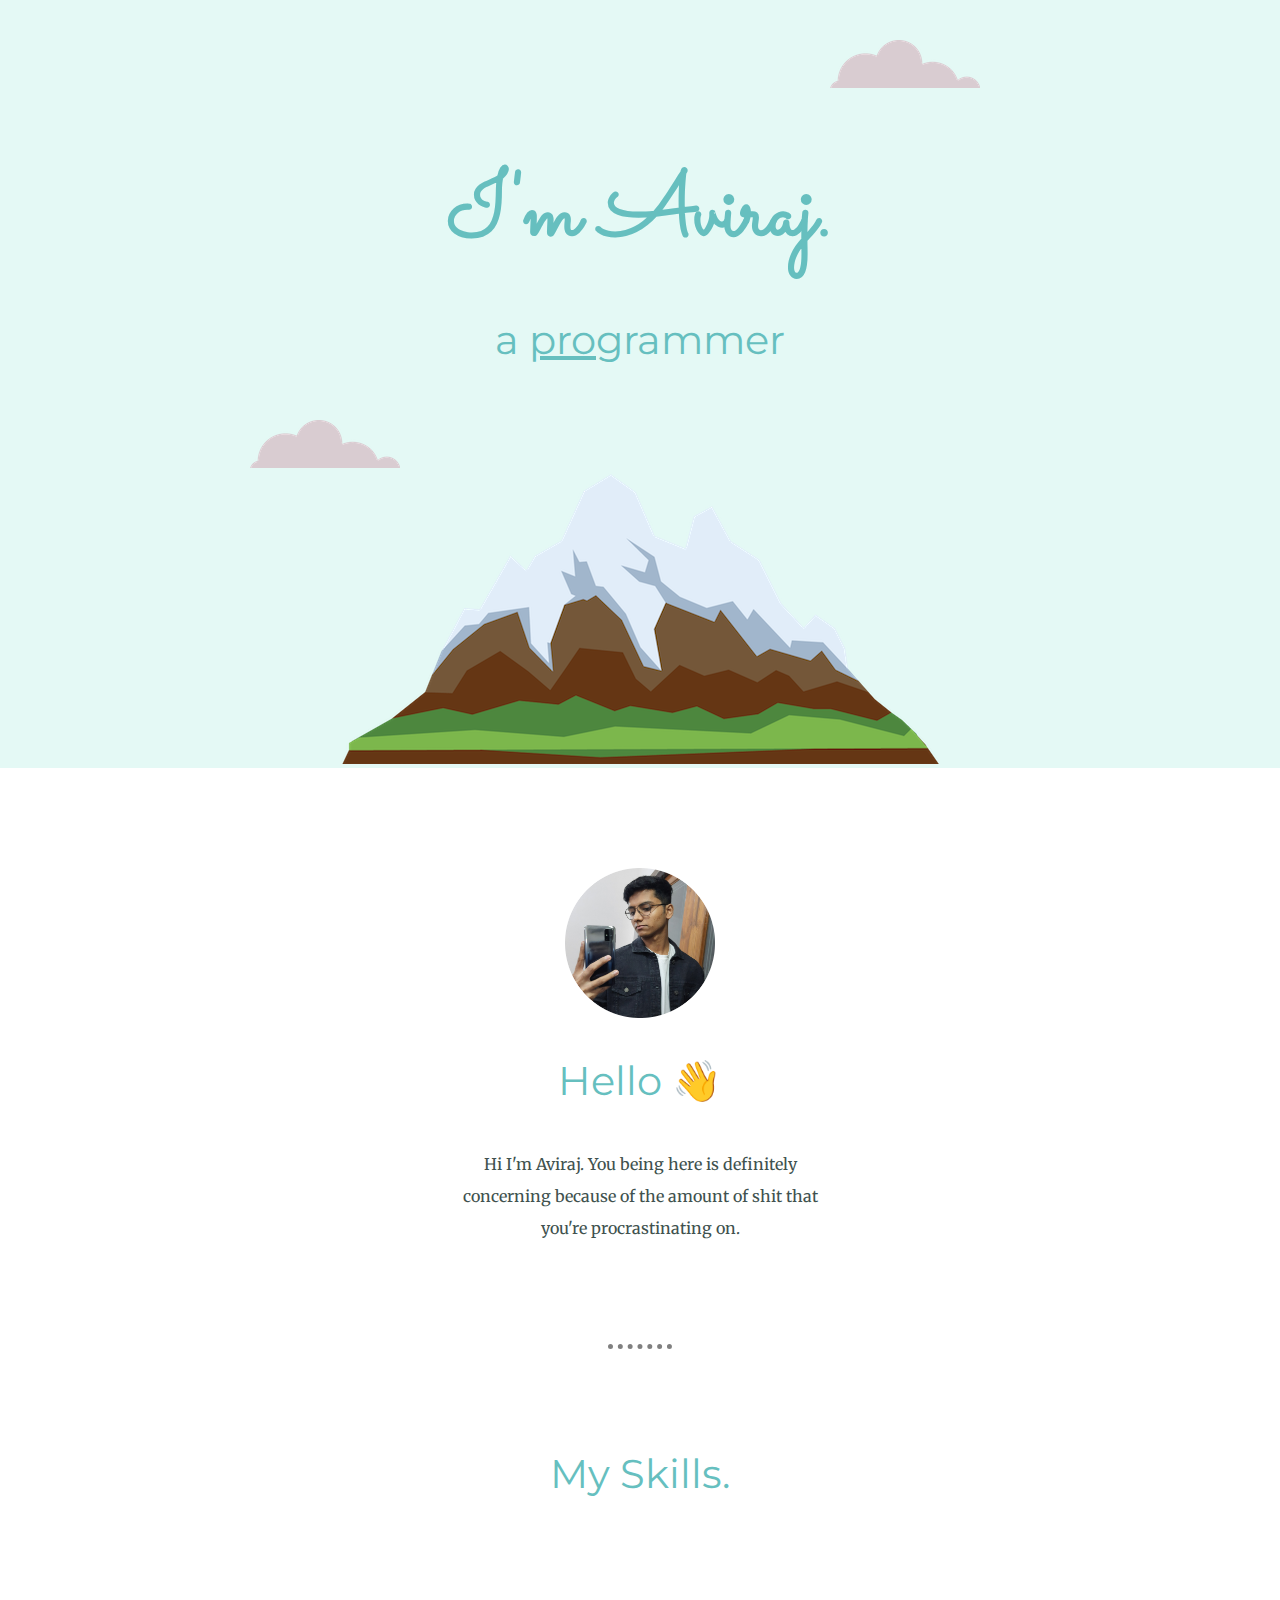
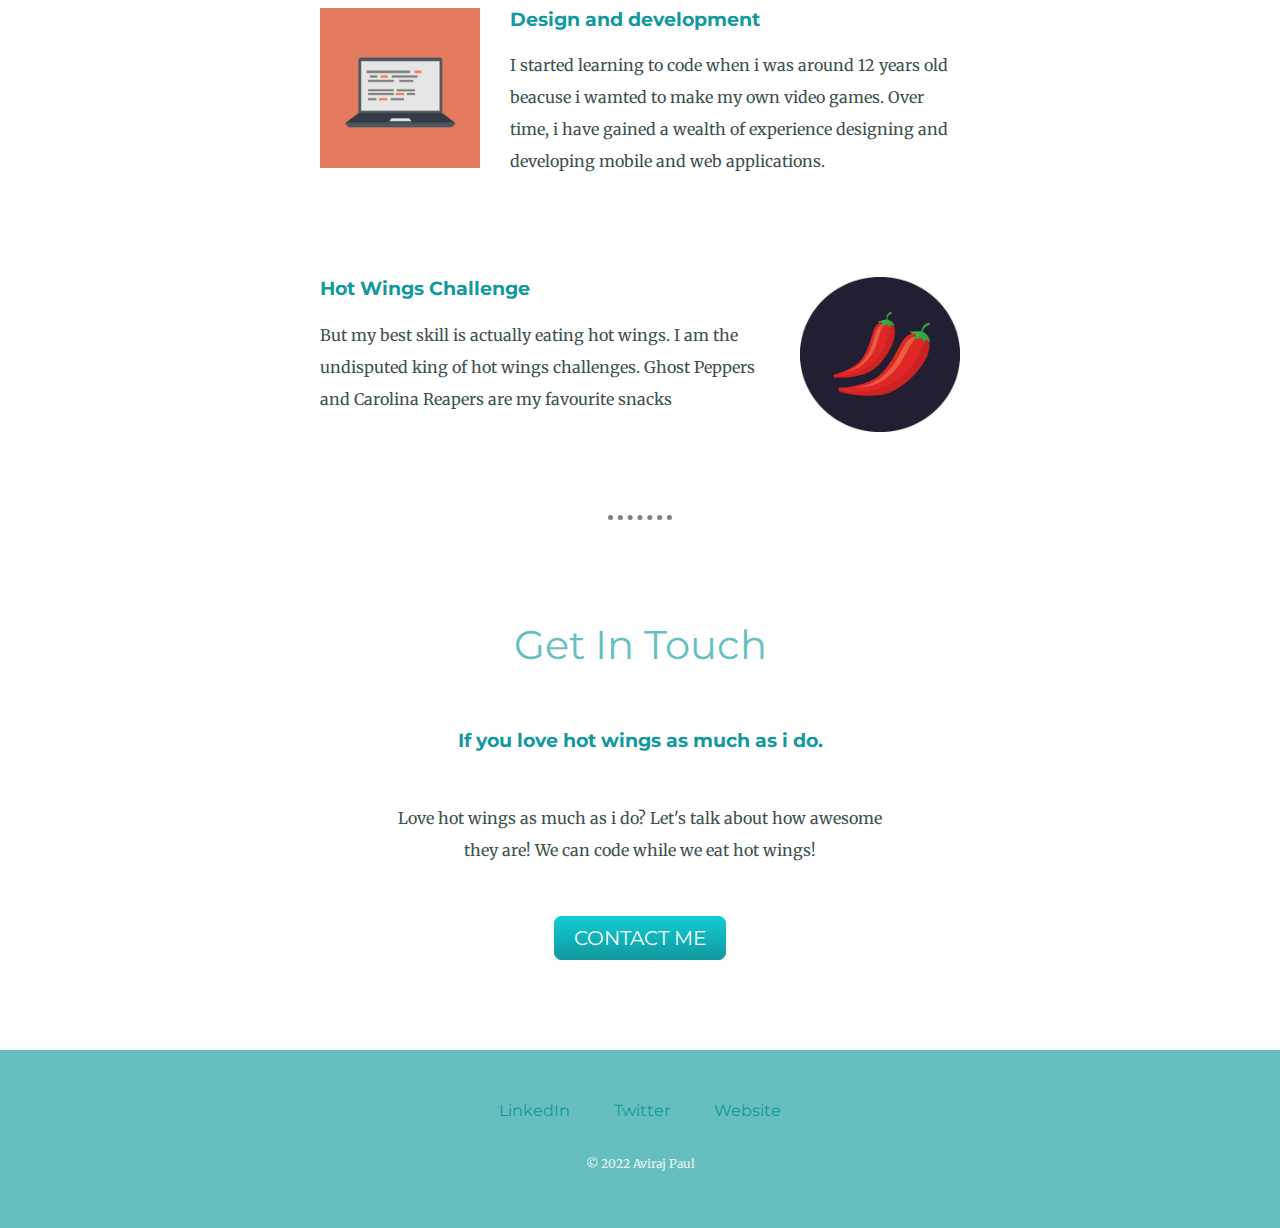
<file: index.html>
<!DOCTYPE html>
<html lang="en" dir="ltr">
  <head>
    <meta charset="utf-8">
    <title>Aviraj Paul</title>
      <link rel="stylesheet" href="css/styles.css">
      <link rel="icon" href="favicon.ico">
      <link rel="preconnect" href="https://fonts.googleapis.com">
      <link rel="preconnect" href="https://fonts.gstatic.com" crossorigin>
      <link href="https://fonts.googleapis.com/css2?family=Merriweather&family=Montserrat&family=Sacramento&display=swap" rel="stylesheet">
  </head>
  <body>
    <div class="top-container">
      <img class="top-cloud"src="images/cloud.png" alt="cloud-img">
      <h1>I'm Aviraj.</h1>
      <h2>a <span class="pro">pro</span>grammer</h2>
      <img class="bottom-cloud"src="images/cloud.png" alt="cloud-img">
      <img src="images/mountain.png" alt="mountain-img">
    </div>
    <div class="middle-container">
      <div class="profile">
        <img src="profile picture-modified.png" alt="Aviraj's Profile picture" height="150px">
        <h2>Hello 👋</h2>
        <p class="intro">Hi I'm Aviraj. You being here is definitely concerning because of the amount of shit that you're procrastinating on.</p>
      </div>
      <hr>
      <div class="skills">
        <h2>My Skills.</h2>
        <div class="skill-row">
          <img class="code-img" src="images/computer.png" alt="Computer image">
          <h3>Design and development</h3>
          <p class="dd">I started learning to code when i was around 12 years old beacuse i wamted to make my own video games. Over time, i have gained a wealth of experience designing and developing mobile and web applications.</p>
        </div>
        <div class="skill-row">
          <img class="chilli-img" src="images/chillies.png" alt="chillies-img">
          <h3>Hot Wings Challenge</h3>
          <p class="chilli">But my best skill is actually eating hot wings. I am the undisputed king of hot wings challenges. Ghost Peppers and Carolina Reapers are my favourite snacks</p>
        </div>
      </div>
      <hr>
      <div class="contact-me">
        <h2 class="Touch">Get In Touch</h2>
        <h3 class="sub">If you love hot wings as much as i do.</h3>
        <p class="contact-message">Love hot wings as much as i do? Let's talk about how awesome they are! We can code while we eat hot wings!</p>
        <a class="btn" href="mailto:name@email.com">CONTACT ME</a>
      </div>
    </div>


    <div class="bottom-container">
      <a class="footer-link" href="https://www.linkedin.com/in/aviraj-paul-14843722b">LinkedIn</a>
      <a class="footer-link" href="https://twitter.com/">Twitter</a>
      <a class="footer-link" href="https://www.appbrewery.co/">Website</a>
      <p class="copy">&copy; 2022 Aviraj Paul</p>
    </div>

  </body>
</html>
</file>
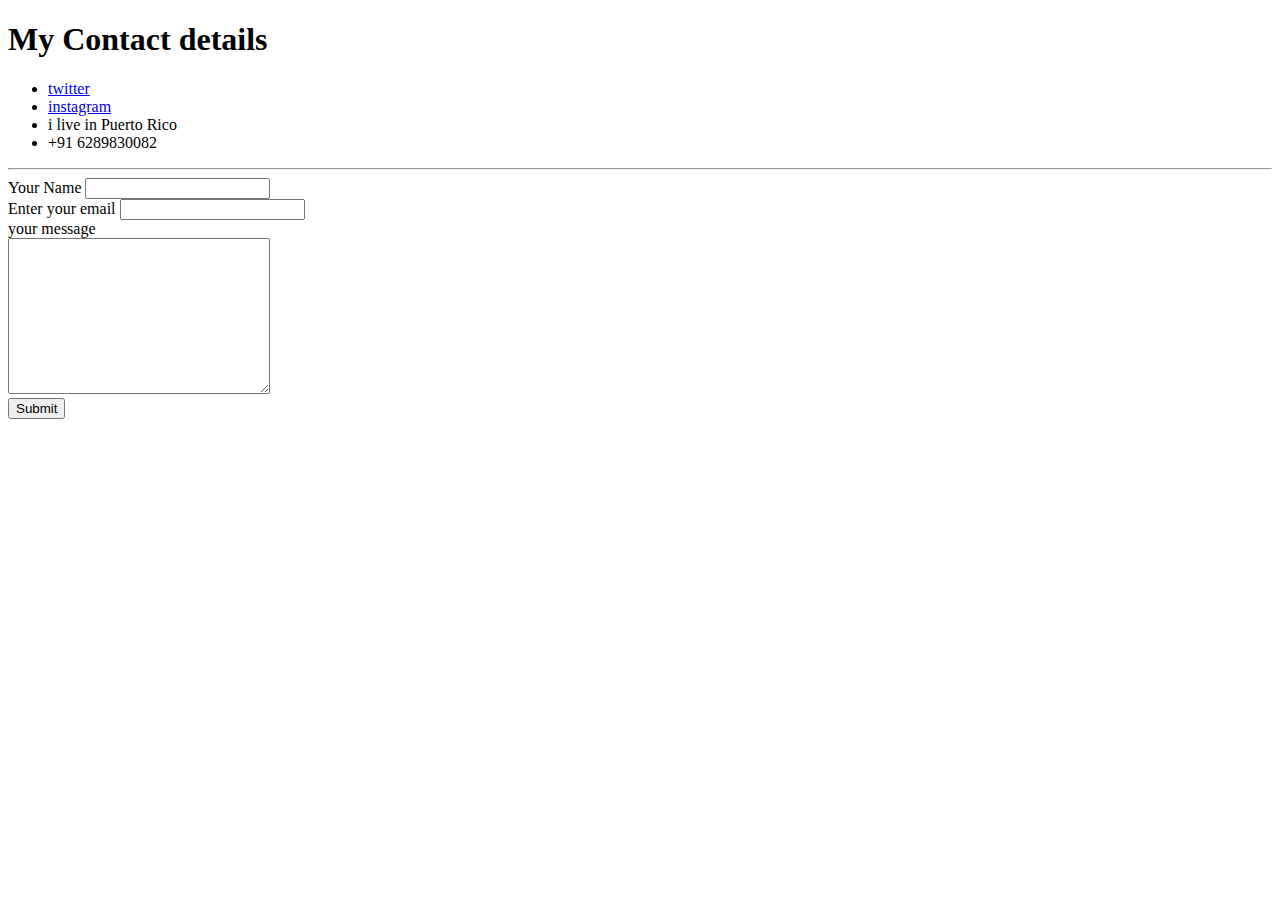
<file: contact.html>
<!DOCTYPE html>
<html lang="en" dir="ltr">
  <head>
    <meta charset="utf-8">
    <title>Contact Info</title>
  </head>
  <body>
    <h1>My Contact details</h1>
    <ul>
      <li><a href="https://twitter.com/LoganPaul/media">twitter</a></li>
      <li><a href="https://www.instagram.com/loganpaul/?hl=en">instagram</a></li>
      <li>i live in Puerto Rico</li>
      <li>+91 6289830082</li>
    </ul>
<hr>
    <form action="mailto:info@avirajpaul5@gmail.com" method="post" enctype="text/plain">
      <label>Your Name</label>
      <input type="text" name="YourName" value=""><br>
      <label>Enter your email</label>
      <input type="email" name="email" value=""><br>
      <label>your message</label><br>
      <textarea name="yourmessage" rows="10" cols="30"></textarea><br>
      <input type="submit" name="">
    </form>
  </body>
</html>
</file>
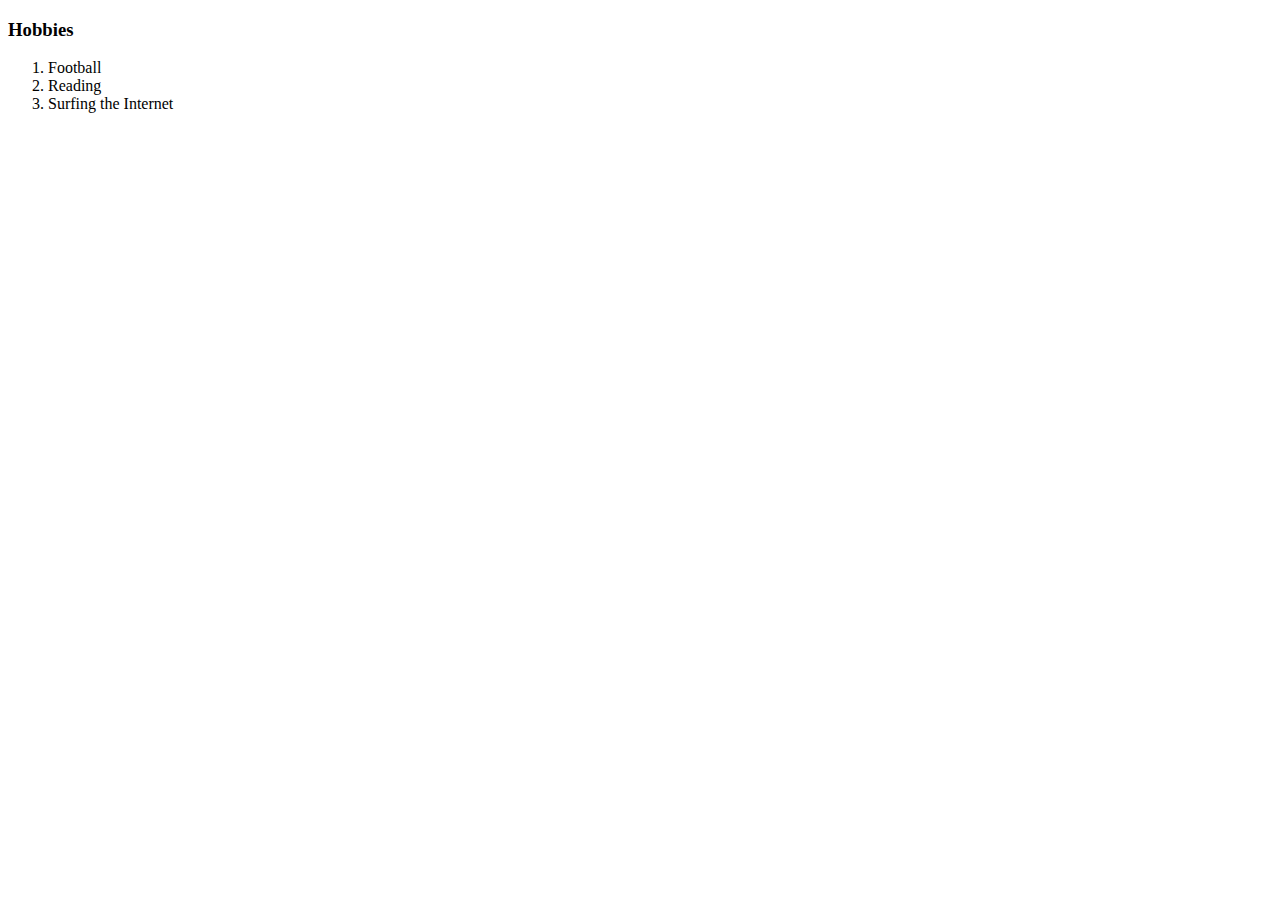
<file: hobbies.html>
<!DOCTYPE html>
<html lang="en" dir="ltr">
  <head>
    <meta charset="utf-8">
    <title>My Hobbies</title>
  </head>
  <body>
    <h3>Hobbies</h3>
      <ol>
        <li>Football</li>
        <li>Reading</li>
        <li>Surfing the Internet</li>
      </ol>
  </body>
</html>
</file>
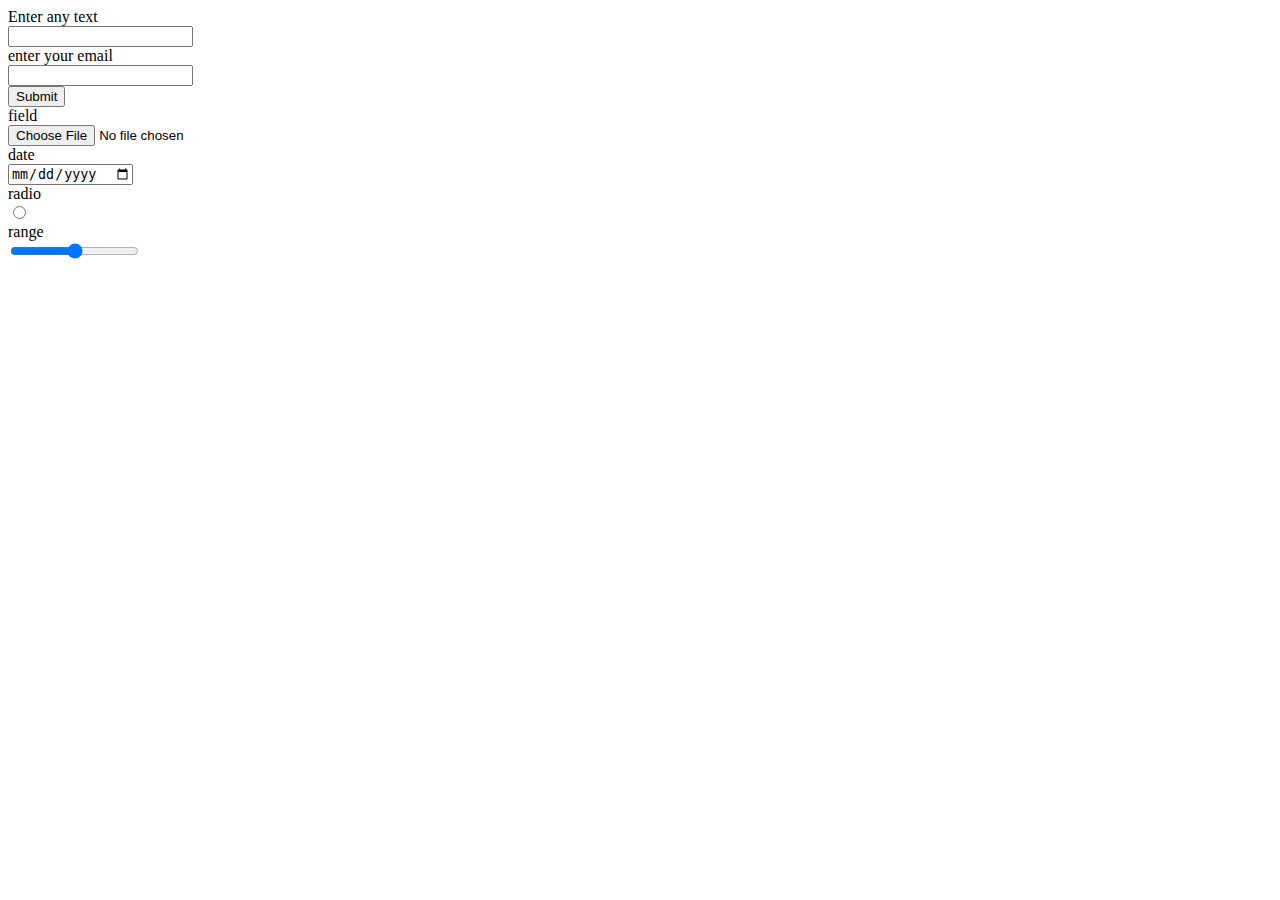
<file: inputs.html>
<!DOCTYPE html>
<html lang="en" dir="ltr">
  <head>
    <meta charset="utf-8">
    <title></title>
  </head>
  <body>
    <form class="" action="index.html" method="post">
      <label>Enter any text</label><br>
      <input type="text" name="" value=""><br>
      <label>enter your email</label><br>
      <input type="text" name="" value=""><br>
      <input type="submit" name=""><br><!--For submit to work you need to remove the "value" from it -->
      <label>field</label> <br>
      <input type="file" name="" value=""><br>
      <label>date</label><br>
      <input type="date" name="" value=""><br>
      <label>radio</label><br>
      <input type="radio" name="" value=""><br>
      <label>range</label><br>
      <input type="range" name="" value=""><br>
    </form>
  </body>
</html>
</file>
<file: css/styles.css>
body{
  color: #40514E;
  margin: 0;
  text-align: center;
  font-family: 'Merriweather', serif;;
}
h1{
  margin: 50px auto 0 auto;
  font-size: 5.625rem;
  font-family: 'Sacramento', cursive;
  color: #66BFBF;
  /*width: 10%;
  margin: 0 auto;*/
  /*the above statment can also be written as margin: 0 auto (0 is for top an bottom, auto is for left and right)*/
}
p{
  line-height: 2;
}
h2{
  font-family: 'Montserrat', sans-serif;
  font-size: 2.5rem;
  color: #66BFBF;
  font-weight: normal;
  padding-bottom: 10px;
}
h3{
  font-family: 'Montserrat', sans-serif;
  color: #11999E;
}
a{
  color: #11999E;
  font-family: 'Montserrat', sans-serif;
  margin: 10px 20px;
  text-decoration: none;
}
a:hover{
  color: #EAF6F6;
}
hr{
  border-color: grey;
  border-width: 5px;
  border-style: dotted none none;
  width: 5%;
  margin: 100px auto;
}
/**************************************************************************************************************/
.intro{
  display: inline-block;
  width: 30%;
  line-height: 2;
  margin: auto;
}
.top-container{
  background-color: #E4F9F5;
  position: relative;
  padding-top: 100px;
}
.middle-container{
  margin: 100px 0;
}
.pro{
  text-decoration: underline;
}
.top-cloud{
  position: absolute;
  right: 300px;
  top: 40px;
}
.bottom-cloud{
  position: absolute;
  left: 250px;
  bottom: 300px;
}
.skill-row{
  width: 50%;
  margin: 100px auto 100px auto;
  text-align: left;
}
.code-img{
  width: 25%;
  float: left;
  margin-right: 30px;
}
.chilli-img{
  width: 25%;
  float: right;
  margin-left: 30px;
}
.bottom-container{
  background-color: #66BFBF;
  /* height: 100px; */
  padding: 50px 0 20px ;
}
.copy{
  color: #EAF6F6;
  font-size: 0.75rem;
  padding: 20px 0;
}
.Touch{
  margin-bottom: 50px;
}
.sub{
  margin-bottom: 50px;
}
.contact-message{
  width: 40%;
  margin: 40px auto 60px;
}
.contact-me{
  margin-bottom: 50px;
}
.btn {
  background: #11cdd4;
  background-image: -webkit-linear-gradient(top, #11cdd4, #11999e);
  background-image: -moz-linear-gradient(top, #11cdd4, #11999e);
  background-image: -ms-linear-gradient(top, #11cdd4, #11999e);
  background-image: -o-linear-gradient(top, #11cdd4, #11999e);
  background-image: linear-gradient(to bottom, #11cdd4, #11999e);
  -webkit-border-radius: 8;
  -moz-border-radius: 8;
  border-radius: 8px;
  font-family: 'Montserrat', sans-serif;
  color: #ffffff;
  font-size: 20px;
  padding: 10px 20px 10px 20px;
  text-decoration: none;
}

.btn:hover {
  background: #30e3cb;
  background-image: -webkit-linear-gradient(top, #30e3cb, #2bc4ad);
  background-image: -moz-linear-gradient(top, #30e3cb, #2bc4ad);
  background-image: -ms-linear-gradient(top, #30e3cb, #2bc4ad);
  background-image: -o-linear-gradient(top, #30e3cb, #2bc4ad);
  background-image: linear-gradient(to bottom, #30e3cb, #2bc4ad);
  text-decoration: none;
}
</file>
